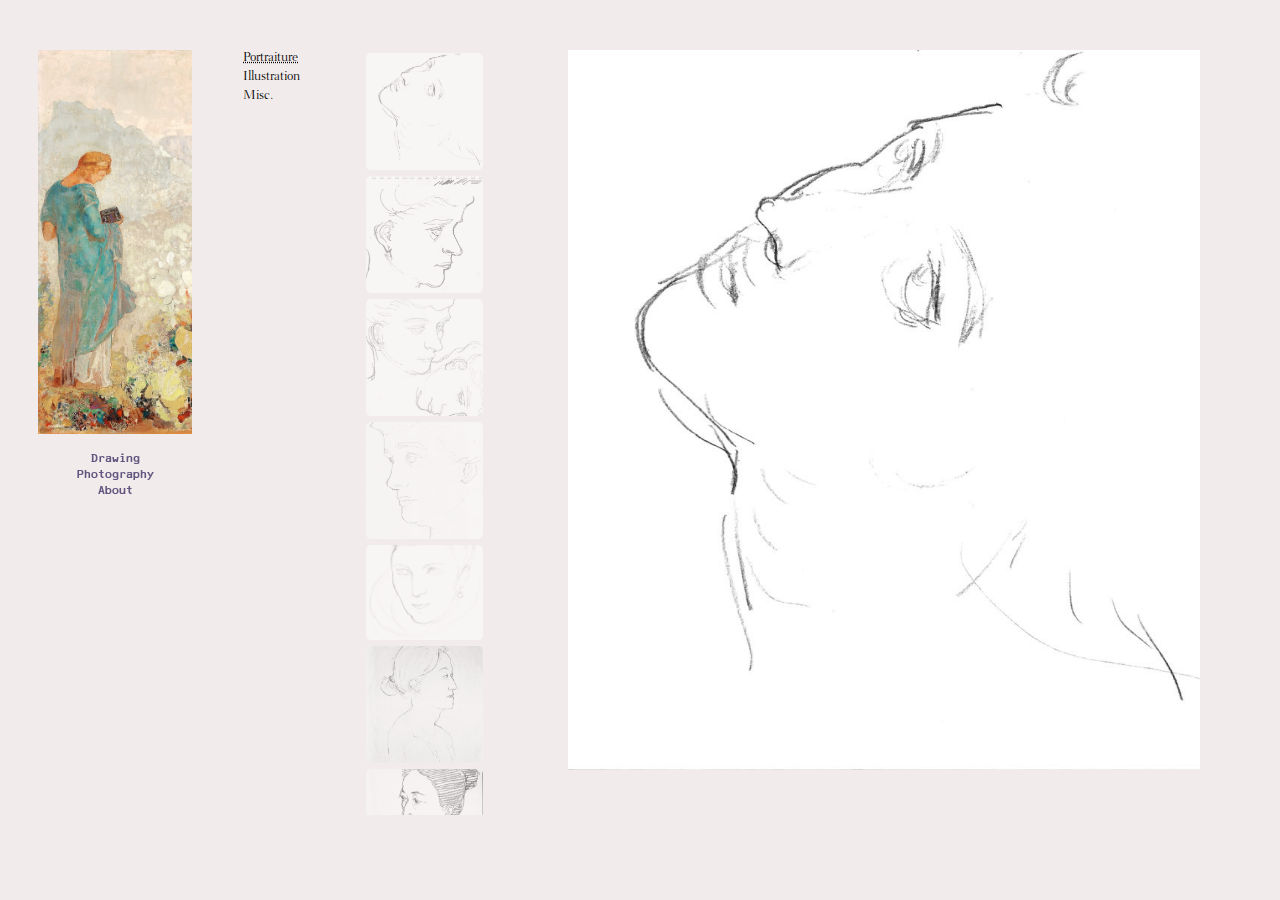
<file: index.html>
<!DOCTYPE html>
<html>
<head>
   <meta charset="utf-8">
   <script src="https://ajax.googleapis.com/ajax/libs/jquery/3.4.1/jquery.min.js"></script>
   <link rel="stylesheet" id="stylesheet">
   <script src="site.js"></script>
   <script type="text/javascript">
      window.location.href = 'drawing.html';
   </script>
</head>
<!-- <body>
   <div id="nav_container">
      <div id="nav_icon"></div>
      <div id="nav_title"></div>
      <div id="nav_bar">
         <img id="hamburger" src="images/hamburger.png"/>
      </div>
      <div id="nav_bar_filler_space"></div>
      <div id="nav_menu"></div>
   </div>
   <div id="content">
      <p class="content-text">
         Contact: <a href="mailto:lilyzh@umd.edu">lilyzh@umd.edu</a>

         <br/><br/>

         <small>Painting: <a href="https://www.nga.gov/collection/art-object-page.46531.html" target="_blank">Pandora, Odilon Redon</a>.</small>
      </p>
   </div>
</body> -->
</html>
</file>
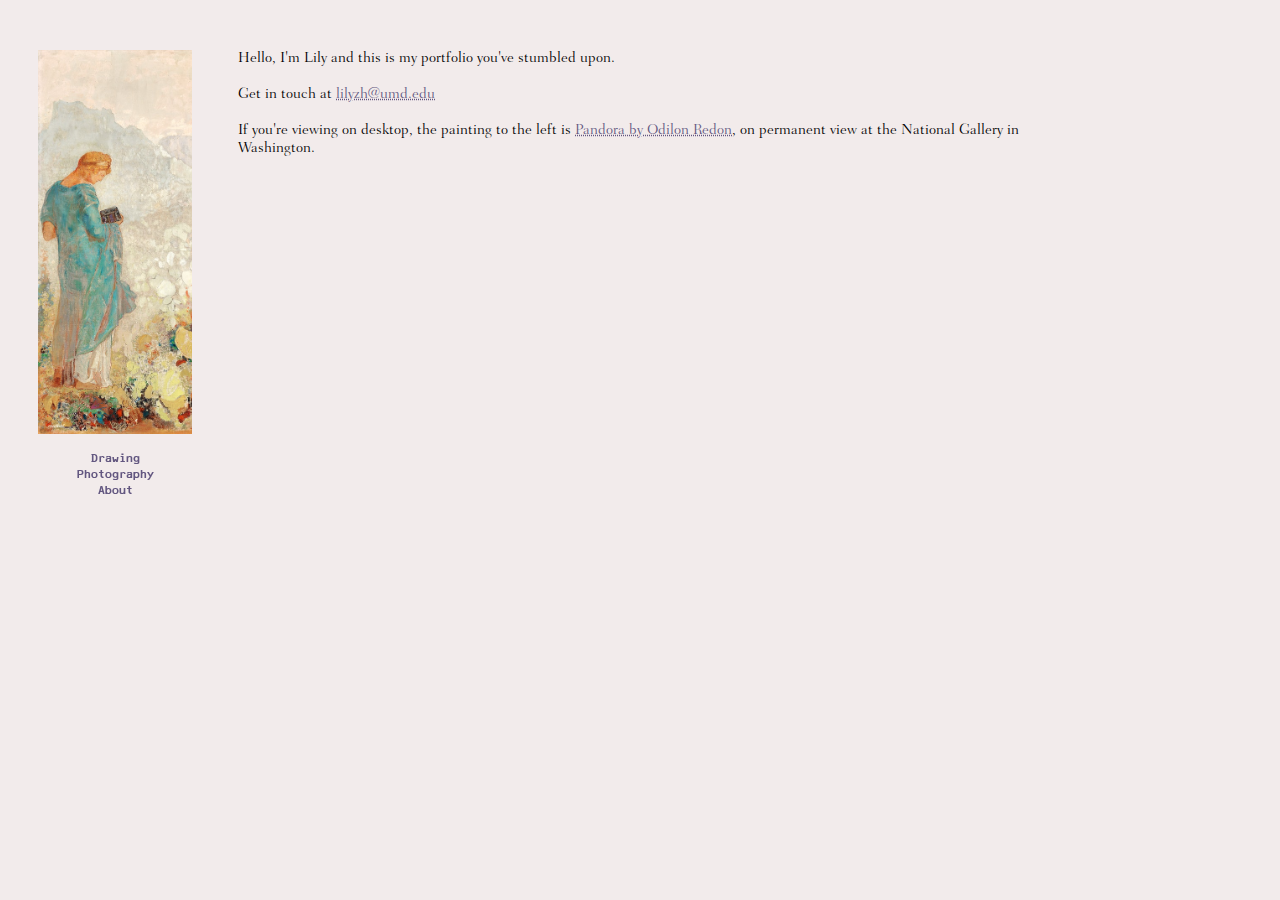
<file: about.html>
<!DOCTYPE html>
<html>
<head>
   <meta charset="utf-8">
   <script src="https://ajax.googleapis.com/ajax/libs/jquery/3.4.1/jquery.min.js"></script>
   <link rel="stylesheet" id="stylesheet">
   <script src="site.js"></script>
</head>
<body>
   <div id="nav_container">
      <div id="nav_icon"></div>
      <div id="nav_title"></div>
      <div id="nav_bar">
         <img id="hamburger" src="images/hamburger.png"/>
      </div>
      <div id="nav_bar_filler_space"></div>
      <div id="nav_menu"></div>
   </div>
   <div id="content">
      <p class="content-text">
         Hello, I'm Lily and this is my portfolio you've stumbled upon.

         <br><br>
         Get in touch at <a href="mailto:lilyzh@umd.edu">lilyzh@umd.edu</a>

         <br/><br/>

         If you're viewing on desktop, the painting to the left is <a href="https://www.nga.gov/collection/art-object-page.46531.html" target="_blank">Pandora by Odilon Redon</a>, on permanent view at the National Gallery in Washington.
      </p>
   </div>
</body>
</html>
</file>
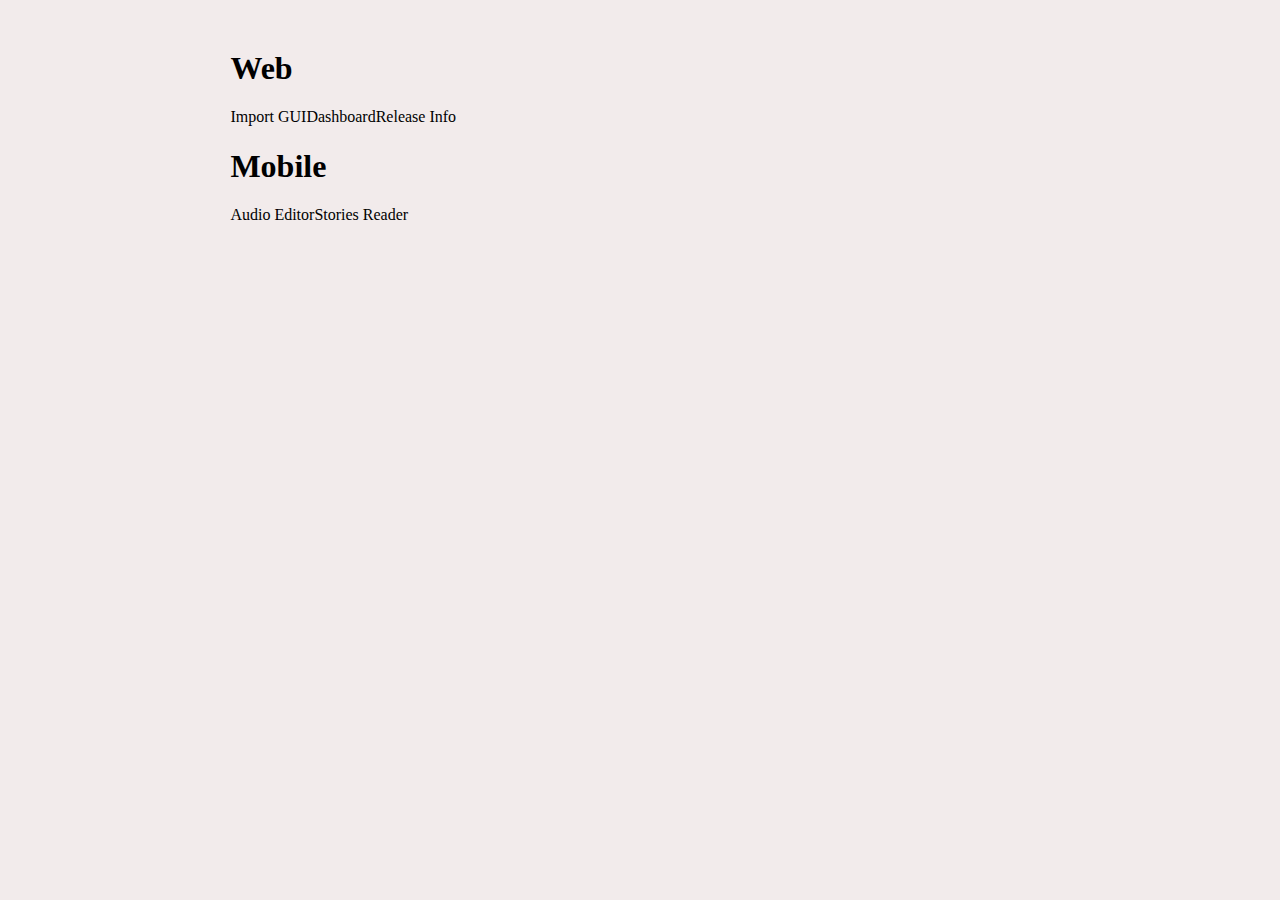
<file: development.html>
<!DOCTYPE html>
<html>
<head>
   <meta charset="utf-8">
   <script src="https://ajax.googleapis.com/ajax/libs/jquery/3.4.1/jquery.min.js"></script>
   <link rel="stylesheet" href="site.css">
   <link rel="stylesheet" href="mobile.css">
   <script src="site.js"></script>
   <script src="development.js"></script>
</head>
<body>
      <div id="nav_container">
         <div id="nav_icon"></div>
         <div id="nav_title"></div>
         <div id="nav_menu"></div>
      </div>
      <div id="content">
         <div id="writing_menu" class="submenu"></div>
         <div id="writing_display"></div>
      </div>
</body>
</html>
</file>
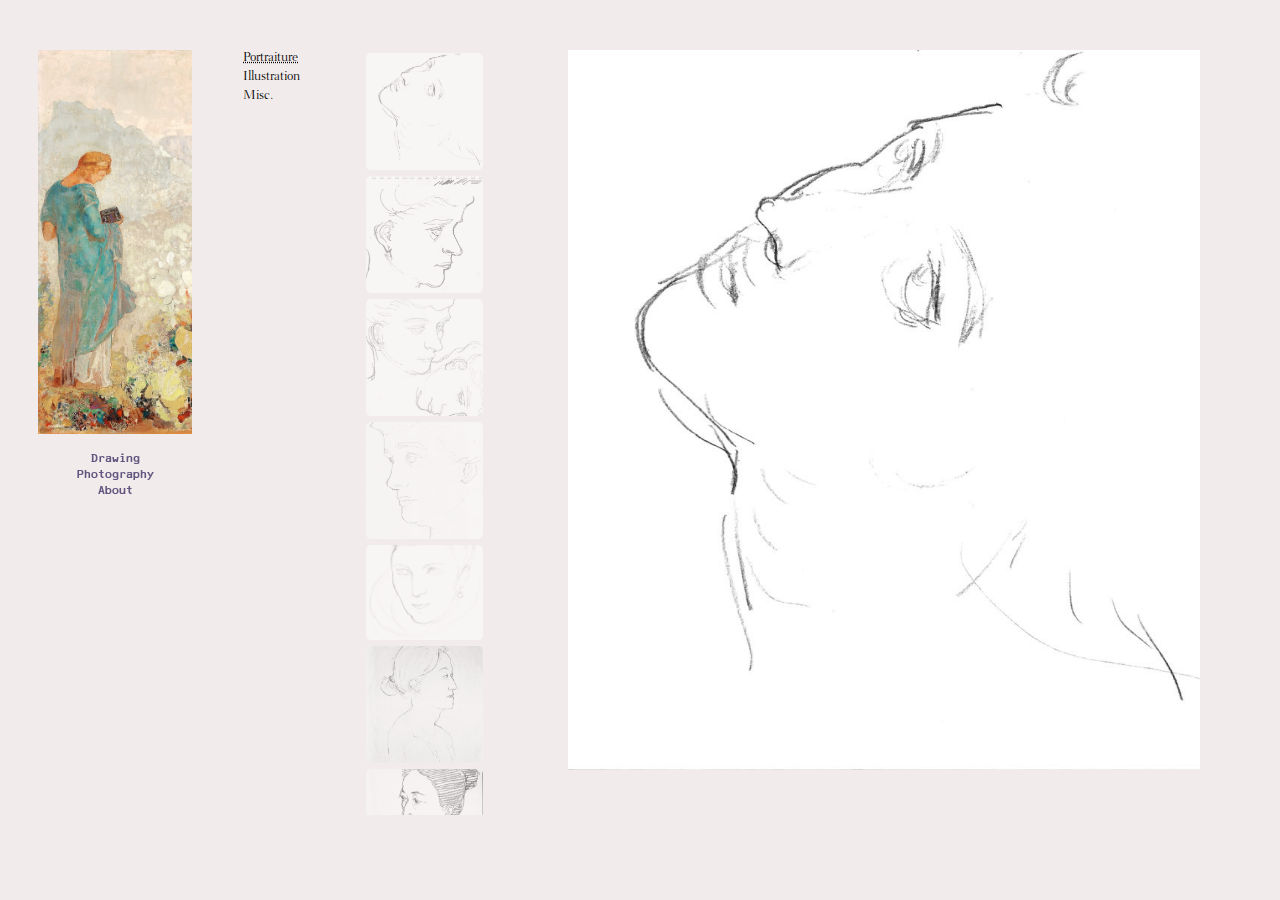
<file: drawing.html>
<!DOCTYPE html>
<html>
<head>
   <meta charset="utf-8">
   <script src="https://ajax.googleapis.com/ajax/libs/jquery/3.4.1/jquery.min.js"></script>
   <link rel="stylesheet" id="stylesheet">
   <script src="site.js"></script>
   <script src="gallery_layout.js"></script>
   <script src="drawing.js"></script>
</head>
<body>
   <div id="nav_container">
      <div id="nav_icon"></div>
      <div id="nav_title"></div>
      <div id="nav_bar">
         <img id="hamburger" src="images/hamburger.png"/>
      </div>
      <div id="nav_bar_filler_space"></div>
      <div id="nav_menu"></div>
   </div>
      <div id="content">
         <div id="album_menu" class="submenu"></div>
         <div id="image_menu" class="submenu"></div>
         <div id="image_display"></div>
      </div>
</body>
</html>
</file>
<file: site.css>
body {
   background-color: #F2EBEB;
}

#nav_container {
   position: fixed;
   left: 3vw;
   width: 12vw;
   float: left;
   text-align: center;
}

#nav_icon {
   background-image: url('images/pandora.jpg');
   background-repeat: no-repeat;
   width: 12vw;
   height: 30vw;
   background-size: cover;
   margin-bottom: 20px;
}

#nav_title {
   margin-bottom: 15px;
   font-family: Fairfield;
   font-size: 13pt;
}

#nav_menu {
   display: flex;
   flex-direction: column;
}

#nav_bar {
   display: none;
}

img#hamburger {
   display: none;
}

a.nav_menu_item:link, a.nav_menu_item:visited, a.nav_menu_item:active {
   font-family: BankPrinter;
   font-size: 8pt;
   color: #635780;
   padding-bottom: 5px;
   text-align: center;
   text-decoration: none;
}

a.nav_menu_item:hover {
   color: #DC394E;
}

#content {
   position: relative;
   left: 18vw;
   margin-top: 50px;
   width: 65vw;
}

p.content-text {
   font-family: Fairfield;
   font-size: 11pt;
}

ul.content-text {
   font-family: Fairfield;
   font-size: 11pt;
   line-height: 1.5;
   list-style-type: square;
}

p.content-text a:link, p.content-text a:visited, p.content-text a:active,
ul.content-text a:link, ul.content-text a:visited, ul.content-text a:active  {
   color: #635780;
   text-decoration: dotted underline;
}

p.content-text a:hover,
ul.content-text a:hover {
   color: #DC394E;
   letter-spacing: 0.5px;
   font-weight: bold;
}

.submenu::-webkit-scrollbar {
  display: none;
}

.submenu {
  -ms-overflow-style: none;  /* IE and Edge */
  scrollbar-width: none;  /* Firefox */
}

/* WRITING */
/* #writing_menu {
   display: flex;
   flex-direction: column;
   float: left;
   width: 25%;
}

#writing_display {
   float:left;
   width: 75%;
   margin-left: 25px;
   font-family: Fairfield;
}

#writing_menu h1 {
   font-family: Fairfield;
   font-size: 10pt;
   margin-bottom: 4px;
}

.writing_menu_item {
   font-family: Fairfield;
   font-style: normal;
   font-size: 10pt;
   margin-bottom: 2px;
   margin-left: 5px;
}
.writing_menu_item_hover {
   color: red;
}

#writing_display h1 {
   font-size: 13pt;
} */

/* PHOTOS/DRAWINGS/FILMS GALLERY */
#album_menu {
   display: flex;
   flex-direction: column;
   float: left;
   width: 15%;
}

.album_item {
   font-family: Fairfield;
   font-style: normal;
   font-size: 10pt;
   margin-bottom: 2px;
   margin-left: 5px;
}

.album_item_hover {
   color: red;
}

#image_menu {
   display: flex;
   flex-direction: column;
   float: left;
   width: 15vh;
   overflow-y: scroll;
   height: 85vh;
}

#image_display {
   float:right;
   width: 60%;
   margin-left: 40px;
}

.thumbnail {
   height: 13vh;
   width: 13vh;
   object-fit: cover;
   margin: 3px;
   opacity: 0.5;
   border-radius: 5px;
   cursor: pointer;
}

.image_caption {
   padding: 13px;
   font-family: Fairfield;
   font-size: 10pt;
   margin-left: 30px;
}

.displayed_image {
   max-height: 80vh;
   max-width: 50vw;
   margin-left: 30px;
}

::-webkit-scrollbar {
    display: none;
}

/* Fonts */
@font-face {
   font-family: Fairfield;
   src: url(fonts/fairfield_light.otf);
}

@font-face {
   font-family: Fairfield;
   src: url(fonts/fairfield_light-italic.otf);
   font-style: italic;
}

@font-face {
   font-family: Fairfield;
   src: url(fonts/fairfield_bold.otf);
   font-weight: bold;
}

@font-face {
   font-family: Fairfield;
   src: url(fonts/fairfield_bold-italic.otf);
   font-style: italic;
   font-weight: bold;
}

@font-face {
   font-family: BankPrinter;
   src: url(fonts/bank-printer.otf);
}

#mobile_display {
   display: none;
   padding: 7vh;
   font-family: Fairfield;
   font-size: 7vh;
   text-align: center;
}
</file>
<file: mobile.css>
body {
   background-color: #F2EBEB;
   padding: 0;
   margin: 0;
}

#nav_bar {
   position: fixed;
   width: 100vw;
   height: 8vh;
   background-color: #6bbcbd;
   padding: 0;
   margin: 0;
   left: 0;
   top: 0;
   display: block;
   z-index: 100;
}

#nav_bar_filler_space {
   height: 8vh;
}

#nav_icon {
   display: none;
}

#nav_title {
   display: none;
}

#nav_menu {
   display: none;
   flex-direction: column;
   margin-top: 3vh;
   margin-bottom: 3vh;
}

img#hamburger {
   cursor: pointer;
   position: fixed;
   height: 8vh;
}

img.hamburger_hover {
}

a.nav_menu_item:link, a.nav_menu_item:visited, a.nav_menu_item:active {
   font-family: BankPrinter;
   font-size: 4em;
   color: #635780;
   padding-bottom: 8px;
   text-align: center;
   text-decoration: underline;
}

a.nav_menu_item:hover {
   color: #DC394E;
}

#content {
   /* text-align: center; */
}

p.content-text {
   margin: 2vh 2vw;
   font-family: Fairfield;
   font-size: 4em;
}

ul.content-text {
   font-family: Fairfield;
   font-size: 4em;
   line-height: 1.5;
   list-style-type: square;
}

p.content-text a:link, p.content-text a:visited, p.content-text a:active,
ul.content-text a:link, ul.content-text a:visited, ul.content-text a:active  {
   color: #635780;
   text-decoration: dotted underline;
}

p.content-text a:hover,
ul.content-text a:hover {
   color: #DC394E;
   letter-spacing: 0.5px;
   font-weight: bold;
}

.submenu::-webkit-scrollbar {
  display: none;
}

.submenu {
  -ms-overflow-style: none;  /* IE and Edge */
  scrollbar-width: none;  /* Firefox */
}

/* WRITING */
/* #writing_menu {
   display: flex;
   flex-direction: column;
   float: left;
   width: 25%;
}

#writing_display {
   float:left;
   width: 75%;
   margin-left: 25px;
   font-family: Fairfield;
}

#writing_menu h1 {
   font-family: Fairfield;
   font-size: 10pt;
   margin-bottom: 4px;
}

.writing_menu_item {
   font-family: Fairfield;
   font-style: normal;
   font-size: 10pt;
   margin-bottom: 2px;
   margin-left: 5px;
}
.writing_menu_item_hover {
   color: red;
}

#writing_display h1 {
   font-size: 13pt;
} */

/* PHOTOS/DRAWINGS/FILMS GALLERY */
#album_menu {
   display: flex;
   flex-direction: row;
   justify-content: space-around;
   width: 100%;
   margin: 2vh 0 1vh 0;
}

.album_item {
   font-family: Fairfield;
   font-style: normal;
   font-size: 4em;
}

.album_item_hover {
   color: red;
}

#image_menu {
   width: 99vw;
   left: 0.5vw;
   position: relative;
   display: flex;
   flex-direction: row;
   flex-wrap: wrap;
   /* align-items: center; */
   justify-content: flex-start;
   /* justify-content: center; */
   /* justify-content: space-between; */
}

.thumbnail {
   object-fit: cover;
   height: 31vw;
   width: 31vw;
   margin: 1vw;
   border-radius: 8px;
   cursor: pointer;
}

#image_display {
   width: 100vw;
   height: 100vh;
   position: fixed;
   top:0;
   left:0;
   display: none;
   z-index: 101;
   background-color: white;
   /* text-align: center; */
}

.image_caption {
   font-family: Fairfield;
   font-size: 3em;
   position: fixed;
   left: 2vh;
   bottom: 2vh;
   background-color: rgba(255, 255, 255, 0.8);
}

.displayed_image {
   max-width: 100vw;
   max-height: 100vh;
   margin: auto;
   display: block;
   position: relative;
   top: 50%;
   -ms-transform: translateY(-50%);
   transform: translateY(-50%);
}

::-webkit-scrollbar {
    display: none;
}

/* Fonts */
@font-face {
   font-family: Fairfield;
   src: url(fonts/fairfield_light.otf);
}

@font-face {
   font-family: Fairfield;
   src: url(fonts/fairfield_light-italic.otf);
   font-style: italic;
}

@font-face {
   font-family: Fairfield;
   src: url(fonts/fairfield_bold.otf);
   font-weight: bold;
}

@font-face {
   font-family: Fairfield;
   src: url(fonts/fairfield_bold-italic.otf);
   font-style: italic;
   font-weight: bold;
}

@font-face {
   font-family: BankPrinter;
   src: url(fonts/bank-printer.otf);
}
</file>
